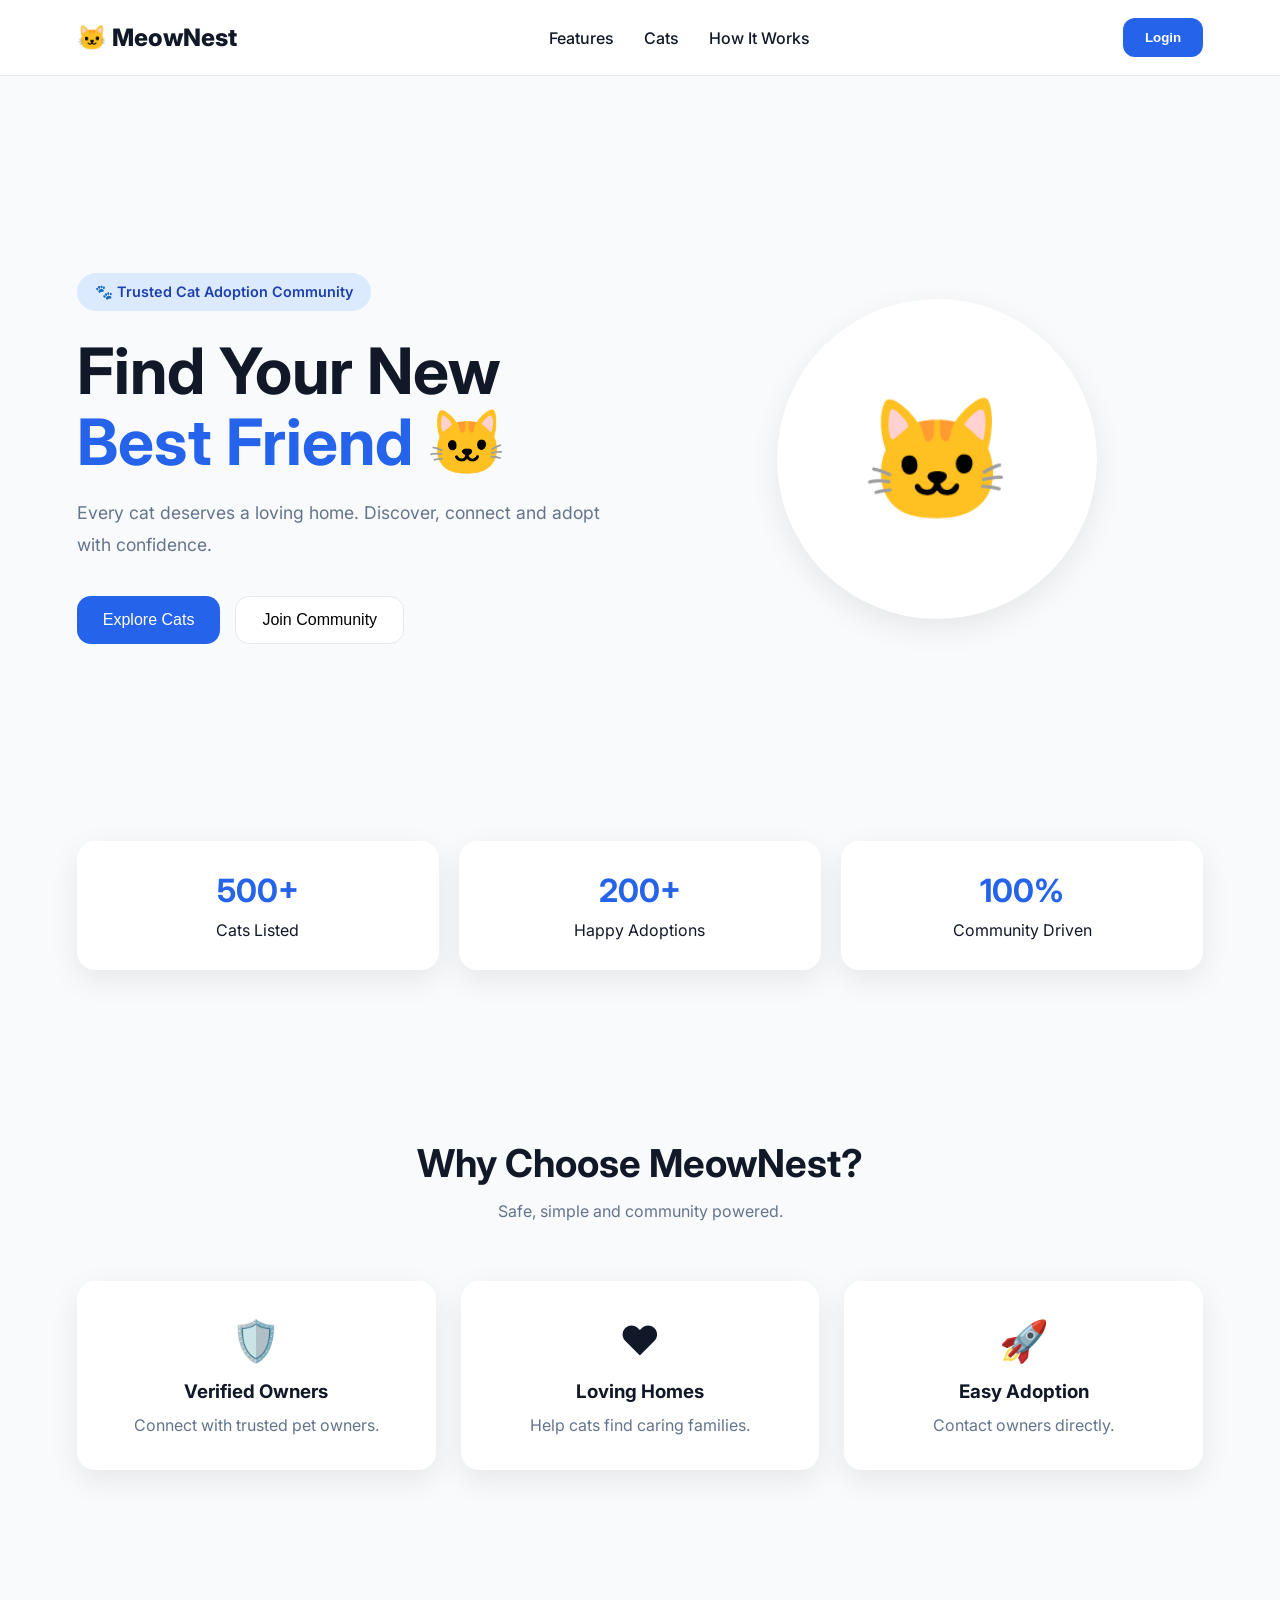
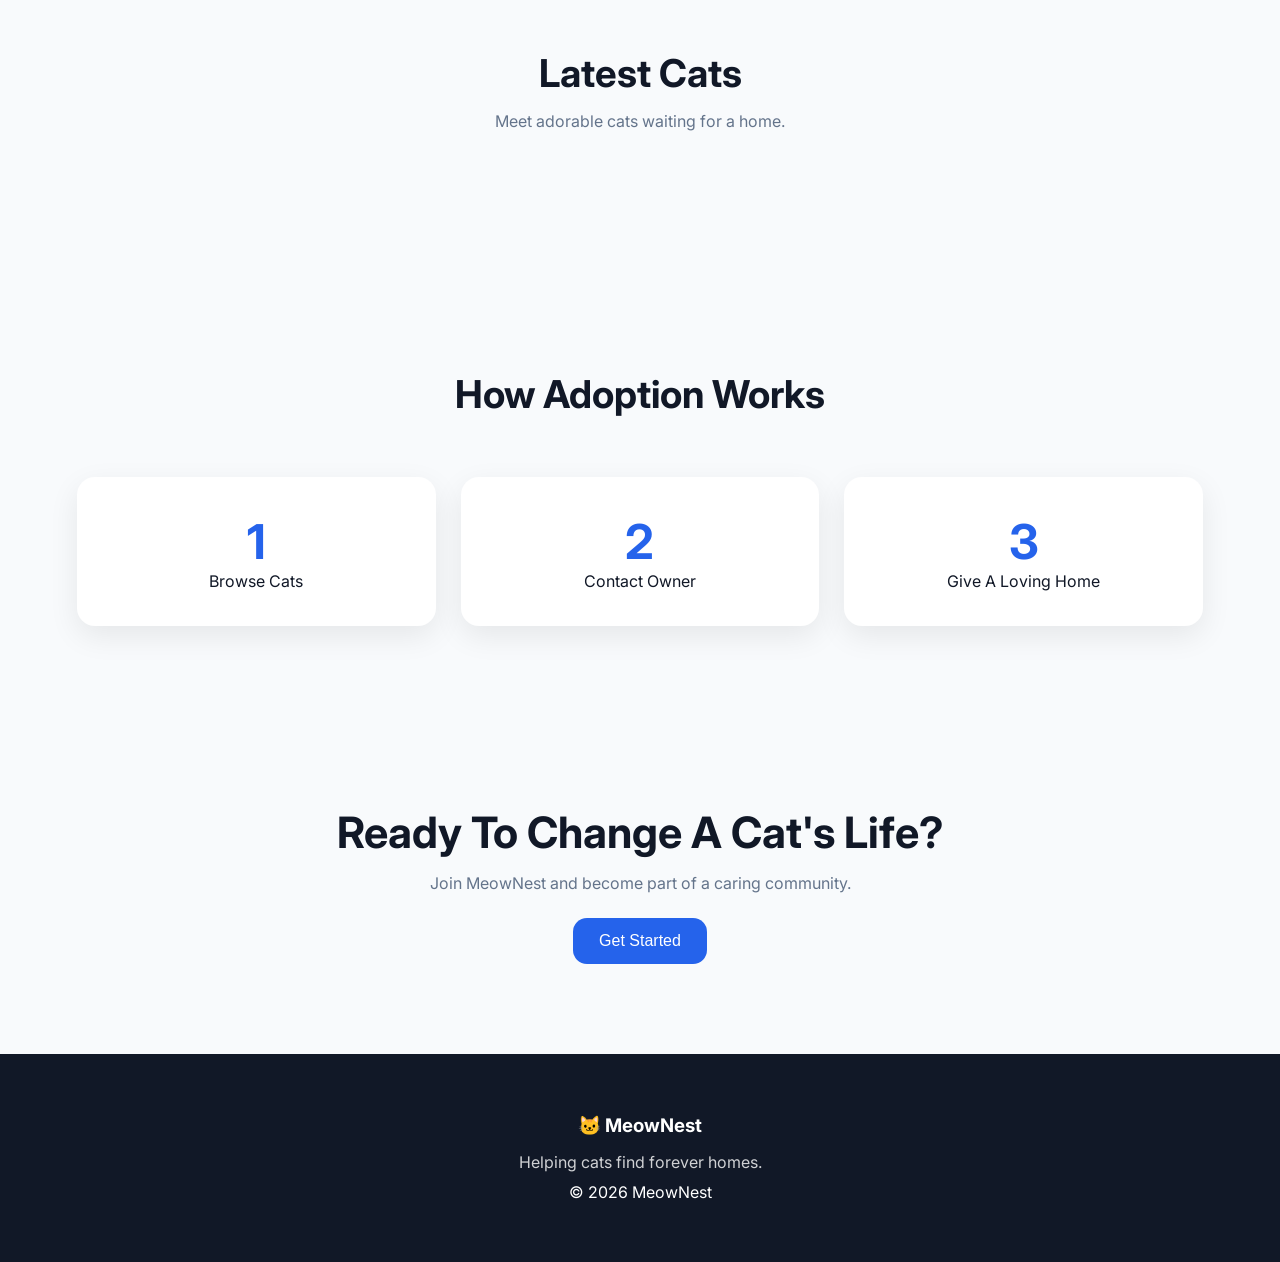
<file: index.html>
<!DOCTYPE html>
<html lang="en">

<head>

    <meta charset="UTF-8">

    <meta name="viewport" content="width=device-width, initial-scale=1.0">

    <title>MeowNest - Find Your New Best Friend</title>

    <link rel="preconnect" href="https://fonts.googleapis.com">

    <link rel="preconnect" href="https://fonts.gstatic.com" crossorigin>

    <link href="https://fonts.googleapis.com/css2?family=Inter:wght@300;400;500;600;700;800&display=swap" rel="stylesheet">
    <style>
        *{
    margin:0;
    padding:0;
    box-sizing:border-box;
    scroll-behavior:smooth;
}

:root{
    --primary:#2563eb;
    --primary-dark:#1d4ed8;
    --bg:#f8fafc;
    --white:#ffffff;
    --text:#111827;
    --gray:#64748b;
    --border:#e5e7eb;
    --shadow:0 10px 30px rgba(0,0,0,.08);
    --radius:18px;
}

body{
    font-family:'Inter',sans-serif;
    background:var(--bg);
    color:var(--text);
    overflow-x:hidden;
}

/* NAVBAR */

.navbar{
    position:sticky;
    top:0;
    z-index:1000;

    background:rgba(255,255,255,.95);
    backdrop-filter:blur(10px);

    display:flex;
    justify-content:space-between;
    align-items:center;

    padding:18px 6%;

    border-bottom:1px solid var(--border);
}

.logo{
    font-size:1.5rem;
    font-weight:800;
}

.nav-links{
    display:flex;
    gap:30px;
}

.nav-links a{
    text-decoration:none;
    color:var(--text);
    font-weight:500;
}

.nav-links a:hover{
    color:var(--primary);
}

.login-btn{
    border:none;
    background:var(--primary);
    color:white;
    padding:12px 22px;
    border-radius:12px;
    cursor:pointer;
    font-weight:600;
}

.login-btn:hover{
    background:var(--primary-dark);
}

/* HERO */

.hero{
    min-height:85vh;

    display:flex;
    align-items:center;
    justify-content:space-between;

    gap:60px;

    padding:80px 6%;
}

.hero-content{
    flex:1;
}

.hero-badge{
    display:inline-block;

    background:#dbeafe;
    color:#1e40af;

    padding:10px 18px;

    border-radius:50px;

    font-size:.9rem;
    font-weight:600;

    margin-bottom:25px;
}

.hero h1{
    font-size:4rem;
    line-height:1.1;
    margin-bottom:20px;
}

.hero h1 span{
    color:var(--primary);
}

.hero p{
    color:var(--gray);
    font-size:1.1rem;
    line-height:1.8;
    max-width:600px;
}

.hero-buttons{
    display:flex;
    gap:15px;
    margin-top:35px;
}

.primary-btn,
.secondary-btn{
    padding:14px 26px;
    border-radius:14px;
    font-size:1rem;
    cursor:pointer;
    transition:.3s;
}

.primary-btn{
    border:none;
    background:var(--primary);
    color:white;
}

.primary-btn:hover{
    transform:translateY(-2px);
}

.secondary-btn{
    border:1px solid var(--border);
    background:white;
}

.hero-image{
    flex:1;
    display:flex;
    justify-content:center;
}

.cat-circle{
    width:320px;
    height:320px;

    background:white;

    border-radius:50%;

    display:flex;
    justify-content:center;
    align-items:center;

    font-size:120px;

    box-shadow:var(--shadow);
}

/* STATS */

.stats{
    display:grid;
    grid-template-columns:repeat(3,1fr);

    gap:20px;

    padding:0 6% 80px;
}

.stat-card{
    background:white;
    border-radius:var(--radius);

    padding:30px;

    text-align:center;

    box-shadow:var(--shadow);
}

.stat-card h2{
    color:var(--primary);
    font-size:2rem;
    margin-bottom:10px;
}

/* SECTIONS */

.features,
.latest-cats,
.how-it-works,
.cta{
    padding:90px 6%;
}

.section-heading{
    text-align:center;
    margin-bottom:60px;
}

.section-heading h2{
    font-size:2.4rem;
    margin-bottom:15px;
}

.section-heading p{
    color:var(--gray);
}

/* FEATURES */

.feature-grid{
    display:grid;
    grid-template-columns:repeat(3,1fr);
    gap:25px;
}

.feature-card{
    background:white;
    border-radius:var(--radius);

    padding:35px;

    text-align:center;

    box-shadow:var(--shadow);
}

.feature-icon{
    font-size:2.5rem;
    margin-bottom:15px;
}

.feature-card h3{
    margin-bottom:12px;
}

.feature-card p{
    color:var(--gray);
}

/* CATS */

.cats-grid{
    display:grid;
    grid-template-columns:repeat(auto-fit,minmax(280px,1fr));
    gap:25px;
}

.cat-card{
    background:white;
    border-radius:var(--radius);
    overflow:hidden;
    box-shadow:var(--shadow);
}

.cat-photo{
    height:220px;

    background:#f1f5f9;

    display:flex;
    justify-content:center;
    align-items:center;

    font-size:70px;
}

.cat-content{
    padding:20px;
}

.cat-content h3{
    margin-bottom:8px;
}

.cat-content p{
    color:var(--gray);
    margin-bottom:15px;
}

.cat-content button{
    width:100%;

    border:none;

    background:var(--primary);
    color:white;

    padding:12px;

    border-radius:12px;

    cursor:pointer;
}

/* STEPS */

.steps{
    display:grid;
    grid-template-columns:repeat(3,1fr);
    gap:25px;
}

.step-card{
    background:white;

    padding:35px;

    border-radius:var(--radius);

    text-align:center;

    box-shadow:var(--shadow);
}

.step-card h3{
    font-size:3rem;
    color:var(--primary);
}

/* CTA */

.cta{
    text-align:center;
}

.cta h2{
    font-size:2.7rem;
    margin-bottom:15px;
}

.cta p{
    color:var(--gray);
    margin-bottom:25px;
}

/* FOOTER */

footer{
    background:#111827;
    color:white;

    text-align:center;

    padding:60px 20px;
}

footer h3{
    margin-bottom:15px;
}

footer p{
    margin-bottom:10px;
    opacity:.8;
}

/* MODAL */

.modal{
    display:none;

    position:fixed;
    inset:0;

    background:rgba(0,0,0,.5);

    justify-content:center;
    align-items:center;

    z-index:9999;
}

.modal-content{
    width:95%;
    max-width:450px;

    background:white;

    border-radius:20px;

    padding:30px;

    position:relative;
}

.close-btn{
    position:absolute;
    top:15px;
    right:15px;

    border:none;
    background:none;

    font-size:1.3rem;
    cursor:pointer;
}

.auth-tabs{
    display:flex;
    gap:10px;
    margin-bottom:25px;
}

.auth-tabs button{
    flex:1;

    padding:12px;

    border:none;

    background:#f1f5f9;

    border-radius:10px;

    cursor:pointer;
}


#sendOtpBtn{
background:#16a34a !important;
white-space:nowrap;
}

#sendOtpBtn:hover{
background:#15803d !important;
}


/* RESPONSIVE */

@media(max-width:992px){

    .hero{
        flex-direction:column;
        text-align:center;
    }

    .hero p{
        margin:auto;
    }

    .hero-buttons{
        justify-content:center;
    }

    .stats,
    .feature-grid,
    .steps{
        grid-template-columns:1fr;
    }

}

@media(max-width:768px){

    .nav-links{
        display:none;
    }

    .hero h1{
        font-size:2.8rem;
    }

    .cat-circle{
        width:220px;
        height:220px;
        font-size:90px;
    }

    .section-heading h2{
        font-size:2rem;
    }

    .cta h2{
        font-size:2rem;
    }

}

/* =========================
   PREMIUM AUTH MODAL
========================= */

.modal-content{
    width:95%;
    max-width:450px;

    background:white;

    border-radius:24px;

    padding:35px;

    position:relative;

    box-shadow:
    0 25px 60px rgba(0,0,0,.12);

    animation:popup .25s ease;
}

.auth-header{
    text-align:center;
    margin-bottom:25px;
}

.auth-logo{
    width:80px;
    height:80px;

    margin:auto;

    display:flex;
    align-items:center;
    justify-content:center;

    font-size:42px;

    background:#eff6ff;

    border-radius:50%;

    margin-bottom:15px;
}

.auth-header h2{
    font-size:28px;
    margin-bottom:8px;
}

.auth-header p{
    color:#64748b;
}


.auth-divider{

    text-align:center;

    color:#94a3b8;

    margin:15px 0;

    position:relative;

}

.auth-divider::before,
.auth-divider::after{

    content:"";

    position:absolute;

    top:50%;

    width:35%;

    height:1px;

    background:#e5e7eb;

}

.auth-divider::before{
    left:0;
}

.auth-divider::after{
    right:0;
}

.auth-footer{

    text-align:center;

    margin-top:15px;

    color:#64748b;

    font-size:14px;
}
@keyframes popup{
    from{
        transform:scale(.9);
        opacity:0;
    }
    to{
        transform:scale(1);
        opacity:1;
    }
}
    </style>


<script src="https://accounts.google.com/gsi/client" async defer></script>

</head>

<body>

    <!-- NAVBAR -->

    <header class="navbar">

        <div class="logo">
            🐱 MeowNest
        </div>

        <nav class="nav-links">

            <a href="#features">
                Features
            </a>

            <a href="#cats">
                Cats
            </a>

            <a href="#how">
                How It Works
            </a>

        </nav>

        <button id="openAuthBtn" class="login-btn">
            Login
        </button>

    </header>

    <!-- HERO -->

    <section class="hero">

        <div class="hero-content">

            <span class="hero-badge">
                🐾 Trusted Cat Adoption Community
            </span>

            <h1>

                Find Your New

                <span>
                    Best Friend
                </span>

                🐱

            </h1>

            <p>

                Every cat deserves a loving home.

                Discover, connect and adopt with confidence.

            </p>

            <div class="hero-buttons">

                <button class="primary-btn">
                    Explore Cats
                </button>

                <button class="secondary-btn">
                    Join Community
                </button>

            </div>

        </div>

        <div class="hero-image">

            <div class="cat-circle">
                🐱
            </div>

        </div>

    </section>

    <!-- STATS -->

    <section class="stats">

        <div class="stat-card">

            <h2>500+</h2>

            <p>Cats Listed</p>

        </div>

        <div class="stat-card">

            <h2>200+</h2>

            <p>Happy Adoptions</p>

        </div>

        <div class="stat-card">

            <h2>100%</h2>

            <p>Community Driven</p>

        </div>

    </section>

    <!-- FEATURES -->

    <section id="features" class="features">

        <div class="section-heading">

            <h2>
                Why Choose MeowNest?
            </h2>

            <p>
                Safe, simple and community powered.
            </p>

        </div>

        <div class="feature-grid">

            <div class="feature-card">

                <div class="feature-icon">
                    🛡️
                </div>

                <h3>
                    Verified Owners
                </h3>

                <p>
                    Connect with trusted pet owners.
                </p>

            </div>

            <div class="feature-card">

                <div class="feature-icon">
                    ❤️
                </div>

                <h3>
                    Loving Homes
                </h3>

                <p>
                    Help cats find caring families.
                </p>

            </div>

            <div class="feature-card">

                <div class="feature-icon">
                    🚀
                </div>

                <h3>
                    Easy Adoption
                </h3>

                <p>
                    Contact owners directly.
                </p>

            </div>

        </div>

    </section>

    <!-- LATEST CATS -->

    <section id="cats" class="latest-cats">

        <div class="section-heading">

            <h2>
                Latest Cats
            </h2>

            <p>
                Meet adorable cats waiting for a home.
            </p>

        </div>

        <div id="catsContainer" class="cats-grid">

        </div>

    </section>

    <!-- HOW IT WORKS -->

    <section id="how" class="how-it-works">

        <div class="section-heading">

            <h2>
                How Adoption Works
            </h2>

        </div>

        <div class="steps">

            <div class="step-card">

                <h3>1</h3>

                <p>
                    Browse Cats
                </p>

            </div>
        
            <div class="step-card">

                <h3>2</h3>

                <p>
                    Contact Owner
                </p>

            </div>

            <div class="step-card">

                <h3>3</h3>

                <p>
                    Give A Loving Home
                </p>

            </div>

        </div>

    </section>

    <!-- CTA -->

    <section class="cta">

        <h2>
            Ready To Change A Cat's Life?
        </h2>

        <p>

            Join MeowNest and become part of a caring community.

        </p>

        <button class="primary-btn">

            Get Started

        </button>

    </section>

    <!-- FOOTER -->

    <footer>

        <h3>
            🐱 MeowNest
        </h3>

        <p>
            Helping cats find forever homes.
        </p>

        <span>
            © 2026 MeowNest
        </span>

    </footer>

  <!-- AUTH MODAL -->

<div id="authModal" class="modal">

    <div class="modal-content">

        <button id="closeModal" class="close-btn">
            ✕
        </button>

        <div id="authForm"></div>

    </div>

</div>
      
<script>
    

const API = "https://meownest-backend.onrender.com";

const GOOGLE_CLIENT_ID =
"779666264780-he0v5soag8rv7c12o7ifqn99gi1vj4tk.apps.googleusercontent.com";

function initGoogleLogin(){

google.accounts.id.initialize({

client_id: GOOGLE_CLIENT_ID,

callback: handleGoogleResponse

});

google.accounts.id.renderButton(

document.getElementById(
"googleSignInDiv"
),

{
theme:"outline",
size:"large",
shape:"pill",
width:"300"
}

);

}


async function handleGoogleResponse(response){

try{

const res =
await fetch(

`${API}/api/auth/google`,

{
method:"POST",

headers:{
"Content-Type":
"application/json"
},

body:JSON.stringify({

token:response.credential

})

}

);

const data =
await res.json();

if(!data.success){

showAlert(
data.message || "Google Login Failed"
);

return;

}

localStorage.setItem(
"token",
data.token
);

localStorage.setItem(
"user",
JSON.stringify(data.user)
);

showAlert(
"Google Login Successful"
);

window.location.href =
"dashboard.html";

}catch(error){

console.log(error);

showAlert(
"Google Login Failed"
);

}

}
/* =========================
   ELEMENTS
========================= */

const authModal =
document.getElementById("authModal");

const openAuthBtn =
document.getElementById("openAuthBtn");

const closeModal =
document.getElementById("closeModal");

const authForm =
document.getElementById("authForm");

const catsContainer =
document.getElementById("catsContainer");

/* =========================
   AUTO LOGIN CHECK
========================= */

const token =
localStorage.getItem("token");

if(token){

window.location.href =
"dashboard.html";

}

/* =========================
   OPEN MODAL
========================= */

openAuthBtn.onclick = () => {

authModal.style.display = "flex";

showAuth();

};

/* =========================
   CLOSE MODAL
========================= */

closeModal.onclick = () => {

authModal.style.display = "none";

};

/* =========================
   CLOSE OUTSIDE
========================= */

window.onclick = (e) => {

if(e.target === authModal){

authModal.style.display = "none";

}

};

/* =========================
   GOOGLE AUTH UI
========================= */

function showAuth(){

authForm.innerHTML = `

<div class="auth-header">

<div class="auth-logo">
🐱
</div>

<h2>
Continue with Google
</h2>

<p>
Sign in securely using your Google account
</p>

</div>

<div
id="googleSignInDiv"
style="
display:flex;
justify-content:center;
margin-top:20px;
"
></div>

<div class="auth-footer">
Fast • Secure • One Click Login
</div>

`;

if(window.google){

    initGoogleLogin();

}else{

    setTimeout(
        initGoogleLogin,
        500
    );

}

}
/* =========================
   LOAD CATS
========================= */

async function loadCats(){

try{

const response =
await fetch(
`${API}/api/cats`
);

const data =
await response.json();

catsContainer.innerHTML = "";

data.cats
.slice(0,6)
.forEach(cat=>{

catsContainer.innerHTML += `

<div class="cat-card">

<div class="cat-photo">

${
cat.images &&
cat.images.length > 0

?

`<img
src="${cat.images[0]}"
style="
width:100%;
height:100%;
object-fit:cover;
">`

:

"🐱"

}

</div>

<div class="cat-content">

<h3>
${cat.name}
</h3>

<p>
${cat.breed || "Unknown Breed"}
</p>

<p>
📍 ${cat.city || "Unknown"}
</p>

<button
onclick="
viewCat(
'${cat._id}'
)
"
>

View Details

</button>

</div>

</div>

`;

});

}catch(error){

console.log(error);

}

}

/* =========================
   VIEW CAT
========================= */

function viewCat(id){

localStorage.setItem(
"selectedCat",
id
);

window.location.href =
"cat.html?id=" + id;

}

/* =========================
   START
========================= */


loadCats();

</script>
<div class="loader-overlay">
<div class="loader"></div>
</div>

<script src="ui.js"></script>
</body>

</html>
</file>
